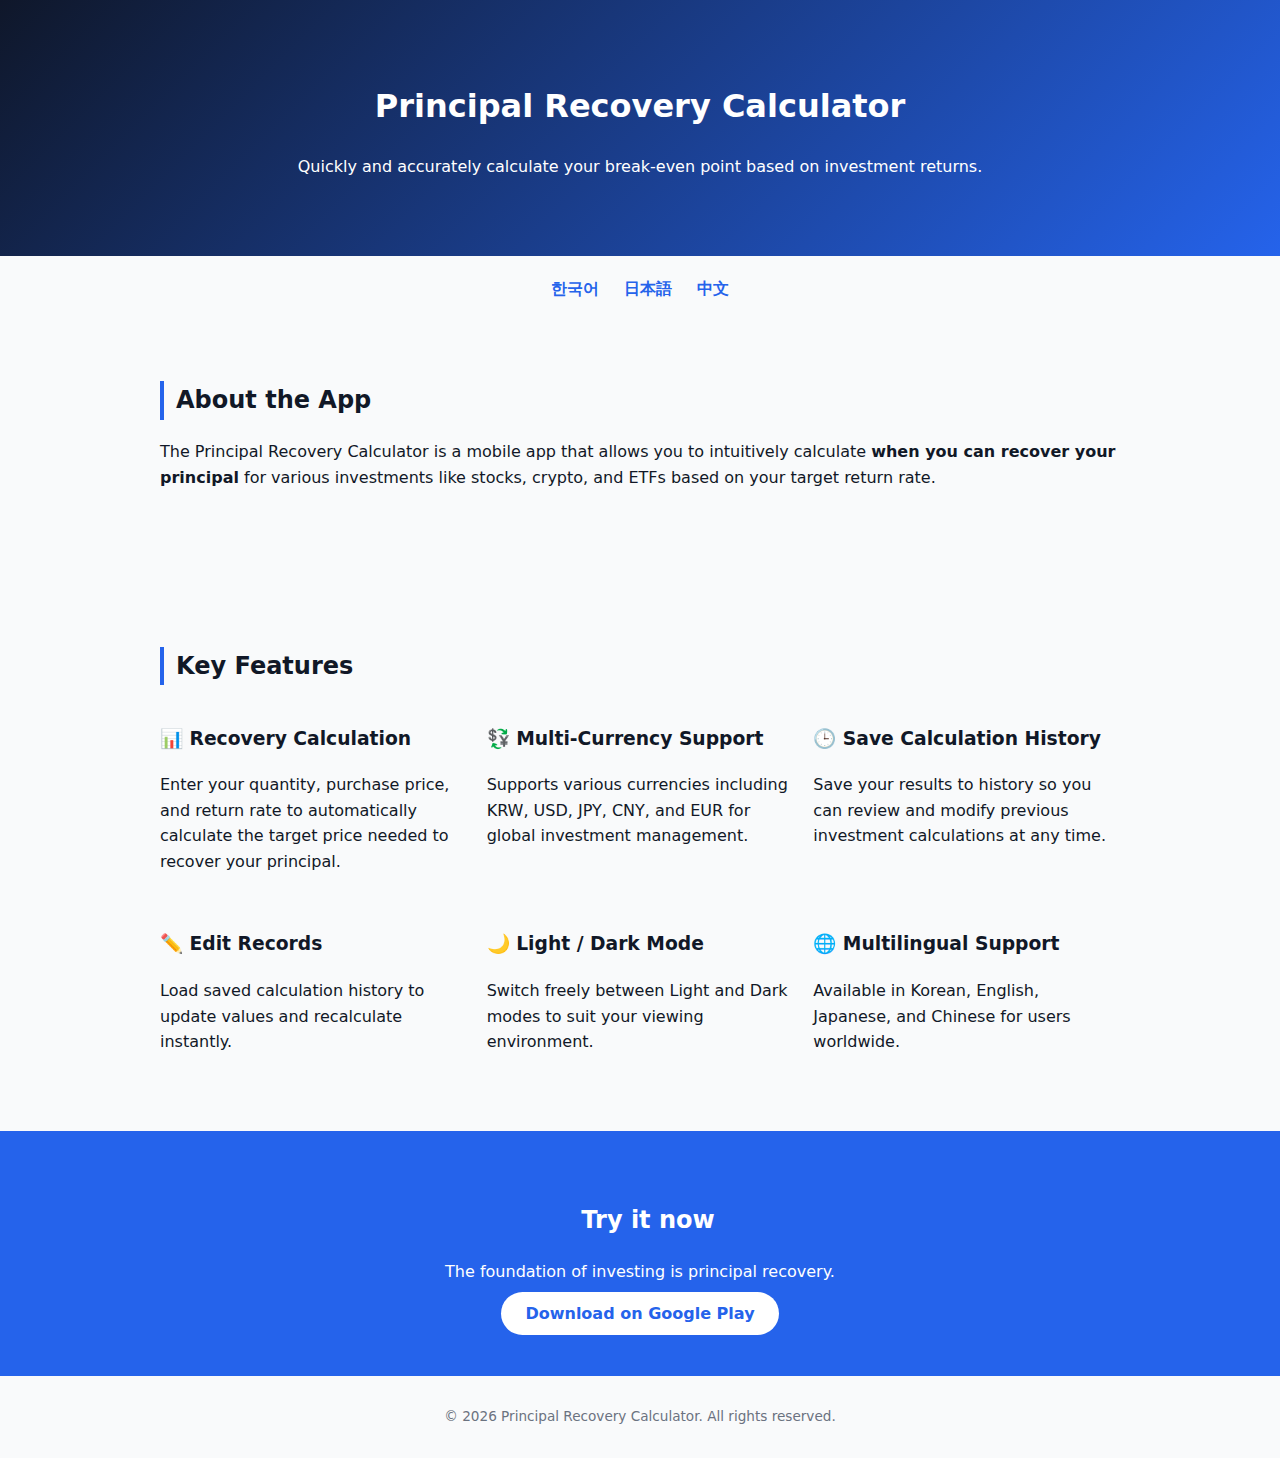
<file: index.html>
<!DOCTYPE html>
<html lang="en">
<head>
  <meta charset="UTF-8" />
  <meta name="viewport" content="width=device-width, initial-scale=1.0" />
  <title>Principal Recovery Calculator</title>

  <meta name="description" content="An app to quickly calculate when you'll recover your initial investment based on return rates." />
  <meta name="keywords" content="Principal Recovery, Investment Calculator, ROI Calculator, Stock Calculator" />
  <link rel="stylesheet" href="style.css" />
</head>

<body>

  <header>
    <h1>Principal Recovery Calculator</h1>
    <p>Quickly and accurately calculate your break-even point based on investment returns.</p>
  </header>

  <div class="lang">
    <a href="index-ko.html">한국어</a>
    <a href="index-ja.html">日本語</a>
    <a href="index-zh.html">中文</a>
  </div>

  <section>
    <h2>About the App</h2>
    <p>
      The Principal Recovery Calculator is a mobile app that allows you to intuitively calculate 
      <strong>when you can recover your principal</strong> for various investments like stocks, crypto, and ETFs 
      based on your target return rate.
    </p>
  </section>

  <section>
    <h2>Key Features</h2>
    <div class="features">

      <div class="feature-card">
        <h3>📊 Recovery Calculation</h3>
        <p>
          Enter your quantity, purchase price, and return rate to automatically calculate the target price needed to recover your principal.
        </p>
      </div>

      <div class="feature-card">
        <h3>💱 Multi-Currency Support</h3>
        <p>
          Supports various currencies including KRW, USD, JPY, CNY, and EUR for global investment management.
        </p>
      </div>

      <div class="feature-card">
        <h3>🕒 Save Calculation History</h3>
        <p>
          Save your results to history so you can review and modify previous investment calculations at any time.
        </p>
      </div>

      <div class="feature-card">
        <h3>✏️ Edit Records</h3>
        <p>
          Load saved calculation history to update values and recalculate instantly.
        </p>
      </div>

      <div class="feature-card">
        <h3>🌙 Light / Dark Mode</h3>
        <p>
          Switch freely between Light and Dark modes to suit your viewing environment.
        </p>
      </div>

      <div class="feature-card">
        <h3>🌐 Multilingual Support</h3>
        <p>
          Available in Korean, English, Japanese, and Chinese for users worldwide.
        </p>
      </div>

    </div>
  </section>

  <div class="cta">
    <h2>Try it now</h2>
    <p>The foundation of investing is principal recovery.</p>
    <a href="https://play.google.com/store/apps/details?id=com.kimkwangsug.stockpricipalcalculator">
      Download on Google Play
    </a>
  </div>

  <footer>
    © 2026 Principal Recovery Calculator. All rights reserved.
  </footer>

</body>
</html>
</file>
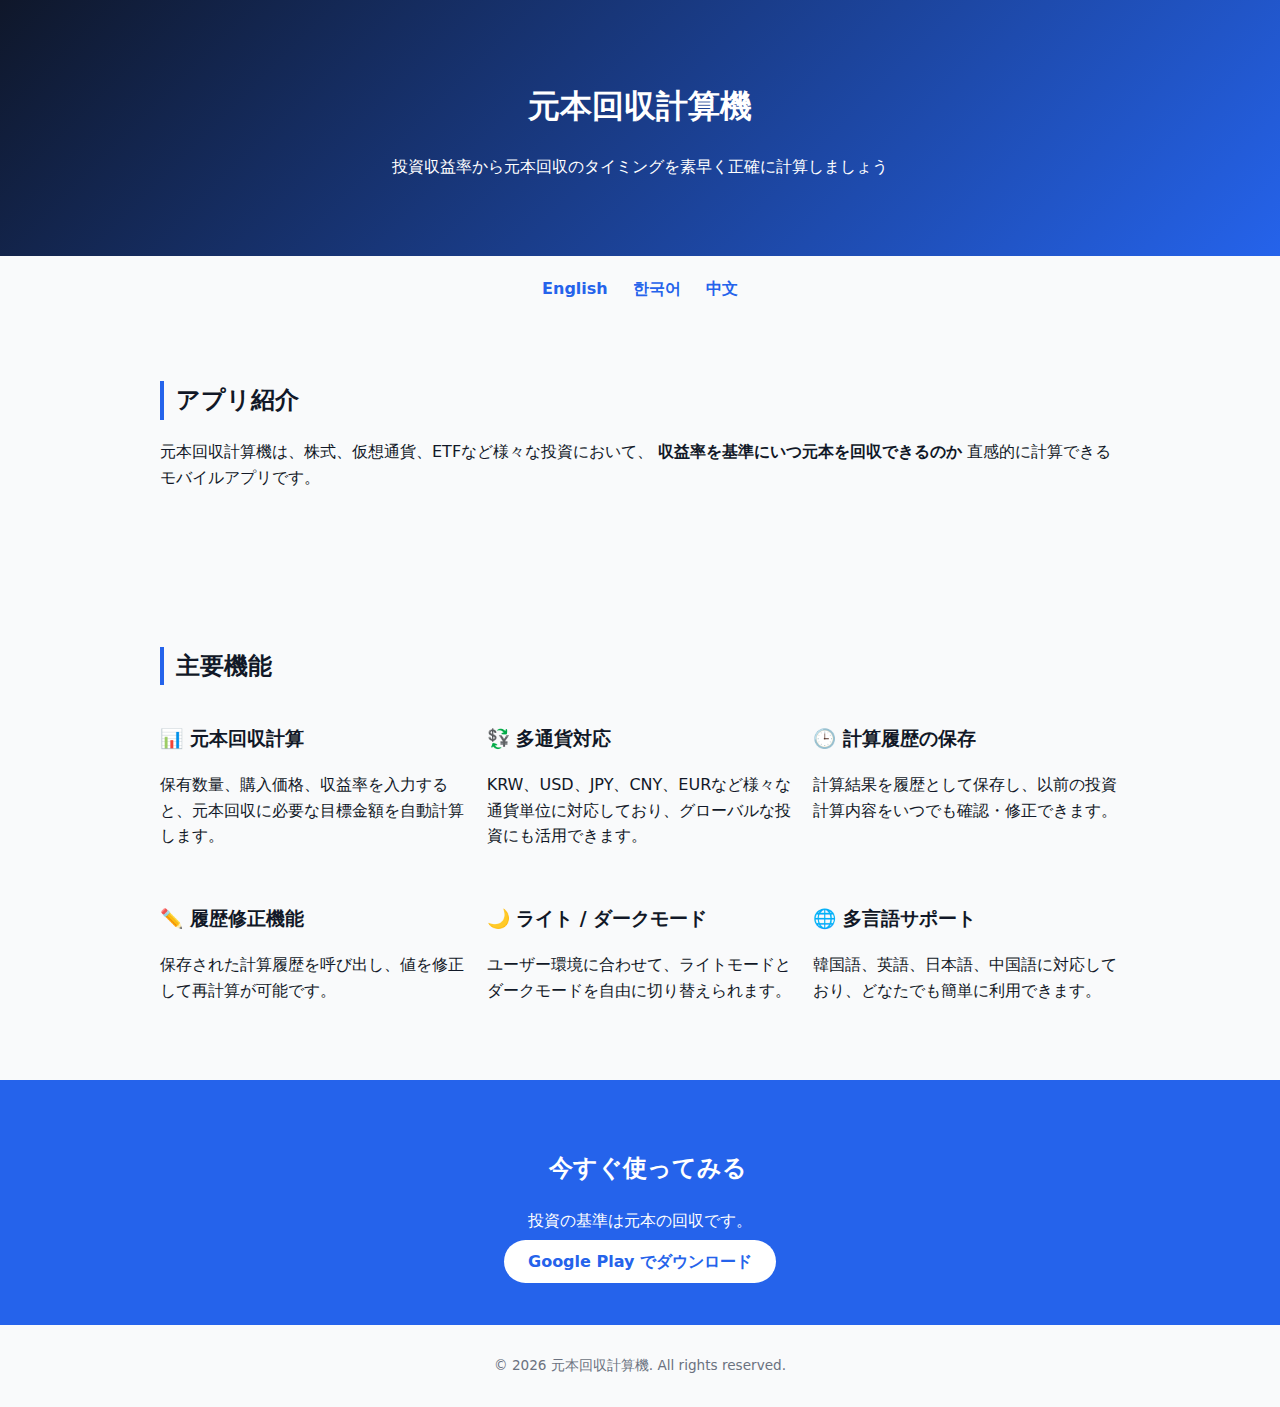
<file: index-ja.html>
<!DOCTYPE html>
<html lang="ja">
<head>
  <meta charset="UTF-8" />
  <meta name="viewport" content="width=device-width, initial-scale=1.0" />
  <title>元本回収計算機</title>

  <meta name="description" content="投資収益率から元本回収のタイミングを素早く計算する元本回収計算機アプリ" />
  <meta name="keywords" content="元本回収, 投資計算機, 利益率計算, 株式計算機" />
  <link rel="stylesheet" href="style.css" />
</head>

<body>

  <header>
    <h1>元本回収計算機</h1>
    <p>投資収益率から元本回収のタイミングを素早く正確に計算しましょう</p>
  </header>

  <div class="lang">
    <a href="index.html">English</a>
    <a href="index-ko.html">한국어</a>
    <a href="index-zh.html">中文</a>
  </div>

  <section>
    <h2>アプリ紹介</h2>
    <p>
      元本回収計算機は、株式、仮想通貨、ETFなど様々な投資において、
      <strong>収益率を基準にいつ元本を回収できるのか</strong>
      直感的に計算できるモバイルアプリです。
    </p>
  </section>

  <section>
    <h2>主要機能</h2>
    <div class="features">

      <div class="feature-card">
        <h3>📊 元本回収計算</h3>
        <p>
          保有数量、購入価格、収益率を入力すると、元本回収に必要な目標金額を自動計算します。
        </p>
      </div>

      <div class="feature-card">
        <h3>💱 多通貨対応</h3>
        <p>
          KRW、USD、JPY、CNY、EURなど様々な通貨単位に対応しており、グローバルな投資にも活用できます。
        </p>
      </div>

      <div class="feature-card">
        <h3>🕒 計算履歴の保存</h3>
        <p>
          計算結果を履歴として保存し、以前の投資計算内容をいつでも確認・修正できます。
        </p>
      </div>

      <div class="feature-card">
        <h3>✏️ 履歴修正機能</h3>
        <p>
          保存された計算履歴を呼び出し、値を修正して再計算が可能です。
        </p>
      </div>

      <div class="feature-card">
        <h3>🌙 ライト / ダークモード</h3>
        <p>
          ユーザー環境に合わせて、ライトモードとダークモードを自由に切り替えられます。
        </p>
      </div>

      <div class="feature-card">
        <h3>🌐 多言語サポート</h3>
        <p>
          韓国語、英語、日本語、中国語に対応しており、どなたでも簡単に利用できます。
        </p>
      </div>

    </div>
  </section>

  <div class="cta">
    <h2>今すぐ使ってみる</h2>
    <p>投資の基準は元本の回収です。</p>
    <a href="https://play.google.com/store/apps/details?id=com.kimkwangsug.stockpricipalcalculator">
      Google Play でダウンロード
    </a>
  </div>

  <footer>
    © 2026 元本回収計算機. All rights reserved.
  </footer>

</body>
</html>
</file>
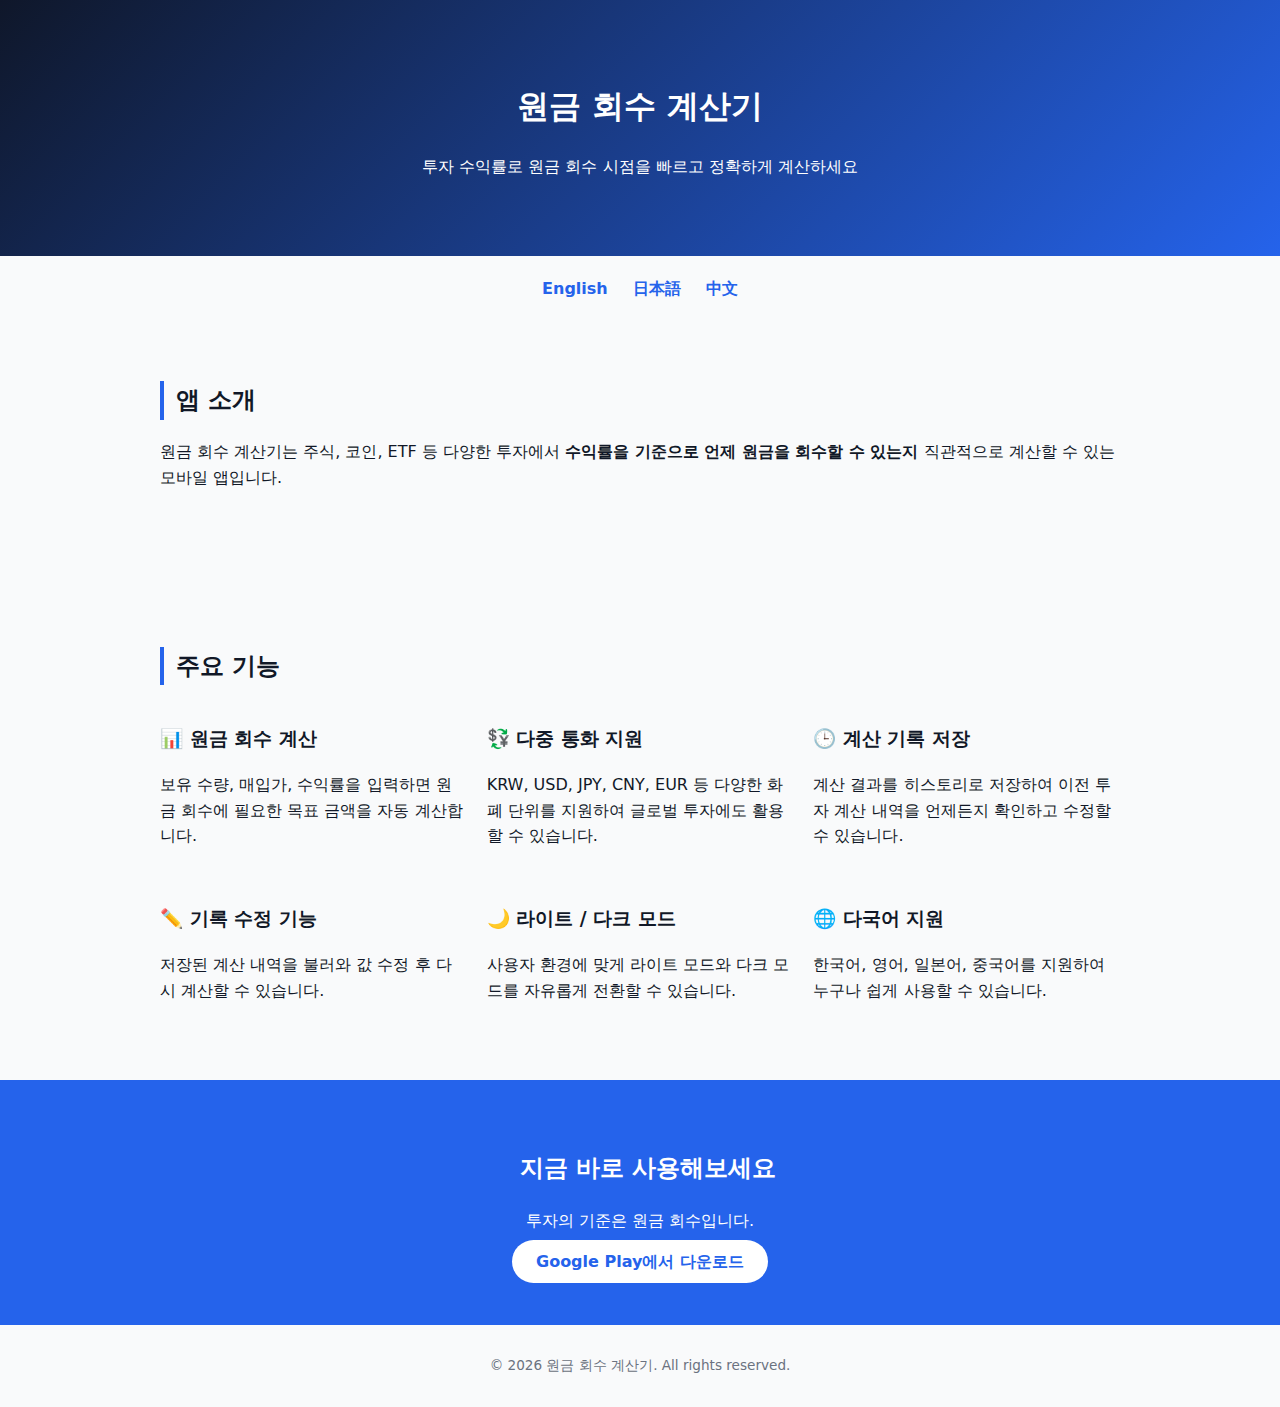
<file: index-ko.html>
<!DOCTYPE html>
<html lang="ko">
<head>
  <meta charset="UTF-8" />
  <meta name="viewport" content="width=device-width, initial-scale=1.0" />
  <title>원금 회수 계산기</title>

  <meta name="description" content="투자 수익률로 원금 회수 시점을 빠르게 계산하는 원금 회수 계산기 앱" />
  <meta name="keywords" content="원금회수, 투자계산기, 수익률 계산, 주식 계산기" />
  <link rel="stylesheet" href="style.css" />
</head>

<body>

  <!-- 헤더 -->
  <header>
    <h1>원금 회수 계산기</h1>
    <p>투자 수익률로 원금 회수 시점을 빠르고 정확하게 계산하세요</p>
  </header>

  <div class="lang">
    <a href="index.html">English</a>
    <a href="index-ja.html">日本語</a>
    <a href="index-zh.html">中文</a>
  </div>

  <!-- 앱 소개 -->
  <section>
    <h2>앱 소개</h2>
    <p>
      원금 회수 계산기는 주식, 코인, ETF 등 다양한 투자에서
      <strong>수익률을 기준으로 언제 원금을 회수할 수 있는지</strong>
      직관적으로 계산할 수 있는 모바일 앱입니다.
    </p>
  </section>

  <!-- 주요 기능 -->
  <section>
    <h2>주요 기능</h2>
    <div class="features">

      <div class="feature-card">
        <h3>📊 원금 회수 계산</h3>
        <p>
          보유 수량, 매입가, 수익률을 입력하면
          원금 회수에 필요한 목표 금액을 자동 계산합니다.
        </p>
      </div>

      <div class="feature-card">
        <h3>💱 다중 통화 지원</h3>
        <p>
          KRW, USD, JPY, CNY, EUR 등 다양한 화폐 단위를 지원하여
          글로벌 투자에도 활용할 수 있습니다.
        </p>
      </div>

      <div class="feature-card">
        <h3>🕒 계산 기록 저장</h3>
        <p>
          계산 결과를 히스토리로 저장하여
          이전 투자 계산 내역을 언제든지 확인하고 수정할 수 있습니다.
        </p>
      </div>

      <div class="feature-card">
        <h3>✏️ 기록 수정 기능</h3>
        <p>
          저장된 계산 내역을 불러와
          값 수정 후 다시 계산할 수 있습니다.
        </p>
      </div>

      <div class="feature-card">
        <h3>🌙 라이트 / 다크 모드</h3>
        <p>
          사용자 환경에 맞게 라이트 모드와 다크 모드를
          자유롭게 전환할 수 있습니다.
        </p>
      </div>

      <div class="feature-card">
        <h3>🌐 다국어 지원</h3>
        <p>
          한국어, 영어, 일본어, 중국어를 지원하여
          누구나 쉽게 사용할 수 있습니다.
        </p>
      </div>

    </div>
  </section>

  <!-- CTA -->
  <div class="cta">
    <h2>지금 바로 사용해보세요</h2>
    <p>투자의 기준은 원금 회수입니다.</p>
    <a href="https://play.google.com/store/apps/details?id=com.kimkwangsug.stockpricipalcalculator">
      Google Play에서 다운로드
    </a>
  </div>

  <!-- 푸터 -->
  <footer>
    © 2026 원금 회수 계산기. All rights reserved.
  </footer>

</body>
</html>
</file>
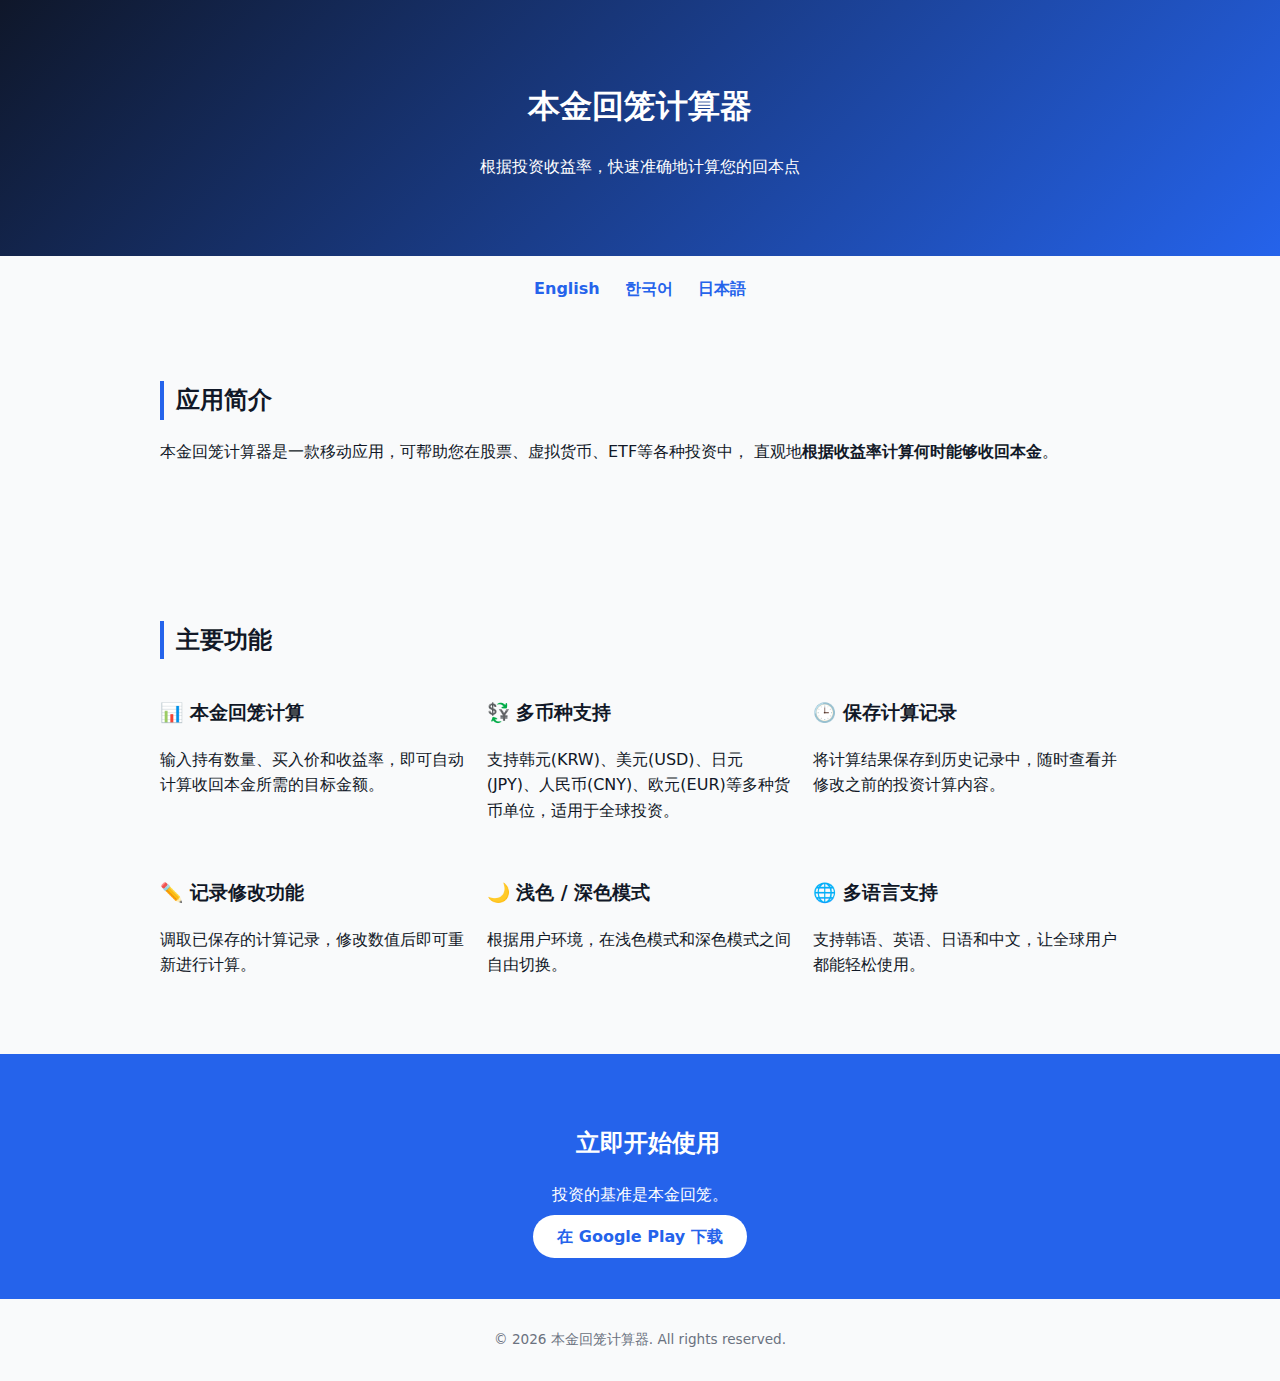
<file: index-zh.html>
<!DOCTYPE html>
<html lang="zh-Hans">
<head>
  <meta charset="UTF-8" />
  <meta name="viewport" content="width=device-width, initial-scale=1.0" />
  <title>本金回笼计算器</title>

  <meta name="description" content="根据投资收益率快速计算本金回笼时点的计算器应用" />
  <meta name="keywords" content="本金回笼, 投资计算器, 收益率计算, 股票计算器" />
  <link rel="stylesheet" href="style.css" />
</head>

<body>

  <header>
    <h1>本金回笼计算器</h1>
    <p>根据投资收益率，快速准确地计算您的回本点</p>
  </header>

  <div class="lang">
    <a href="index.html">English</a>
    <a href="index-ko.html">한국어</a>
    <a href="index-ja.html">日本語</a>
  </div>

  <section>
    <h2>应用简介</h2>
    <p>
      本金回笼计算器是一款移动应用，可帮助您在股票、虚拟货币、ETF等各种投资中，
      直观地<strong>根据收益率计算何时能够收回本金</strong>。
    </p>
  </section>

  <section>
    <h2>主要功能</h2>
    <div class="features">

      <div class="feature-card">
        <h3>📊 本金回笼计算</h3>
        <p>
          输入持有数量、买入价和收益率，即可自动计算收回本金所需的目标金额。
        </p>
      </div>

      <div class="feature-card">
        <h3>💱 多币种支持</h3>
        <p>
          支持韩元(KRW)、美元(USD)、日元(JPY)、人民币(CNY)、欧元(EUR)等多种货币单位，适用于全球投资。
        </p>
      </div>

      <div class="feature-card">
        <h3>🕒 保存计算记录</h3>
        <p>
          将计算结果保存到历史记录中，随时查看并修改之前的投资计算内容。
        </p>
      </div>

      <div class="feature-card">
        <h3>✏️ 记录修改功能</h3>
        <p>
          调取已保存的计算记录，修改数值后即可重新进行计算。
        </p>
      </div>

      <div class="feature-card">
        <h3>🌙 浅色 / 深色模式</h3>
        <p>
          根据用户环境，在浅色模式和深色模式之间自由切换。
        </p>
      </div>

      <div class="feature-card">
        <h3>🌐 多语言支持</h3>
        <p>
          支持韩语、英语、日语和中文，让全球用户都能轻松使用。
        </p>
      </div>

    </div>
  </section>

  <div class="cta">
    <h2>立即开始使用</h2>
    <p>投资的基准是本金回笼。</p>
    <a href="https://play.google.com/store/apps/details?id=com.kimkwangsug.stockpricipalcalculator">
      在 Google Play 下载
    </a>
  </div>

  <footer>
    © 2026 本金回笼计算器. All rights reserved.
  </footer>

</body>
</html>
</file>
<file: style.css>
body {
    margin: 0;
    font-family: system-ui, -apple-system, BlinkMacSystemFont, sans-serif;
    background: #f9fafb;
    color: #111827;
    line-height: 1.6;
}

header {
    background: linear-gradient(135deg, #0f172a, #2563eb);
    color: #fff;
    padding: 60px 20px;
    text-align: center;
}

section {
    max-width: 960px;
    margin: auto;
    padding: 60px 20px;
}

h2 {
    border-left: 4px solid #2563eb;
    padding-left: 12px;
}

.features {
    display: grid;
    grid-template-columns: repeat(auto-fit, minmax(240px, 1fr));
    gap: 20px;
}

.card {
    background: #fff;
    padding: 24px;
    border-radius: 12px;
    box-shadow: 0 4px 12px rgba(0,0,0,0.05);
}

.cta {
    background: #2563eb;
    color: #fff;
    text-align: center;
    padding: 50px 20px;
}

.cta a {
    background: #fff;
    color: #2563eb;
    padding: 12px 24px;
    border-radius: 30px;
    text-decoration: none;
    font-weight: bold;
}

.lang {
    text-align: center;
    margin-top: 20px;
}

.lang a {
    margin: 0 10px;
    color: #2563eb;
    text-decoration: none;
    font-weight: bold;
}

footer {
    text-align: center;
    padding: 30px;
    font-size: 0.85rem;
    color: #6b7280;
}

.lang a:hover {
    text-decoration: underline;
    color: #1e40af;
}
</file>
